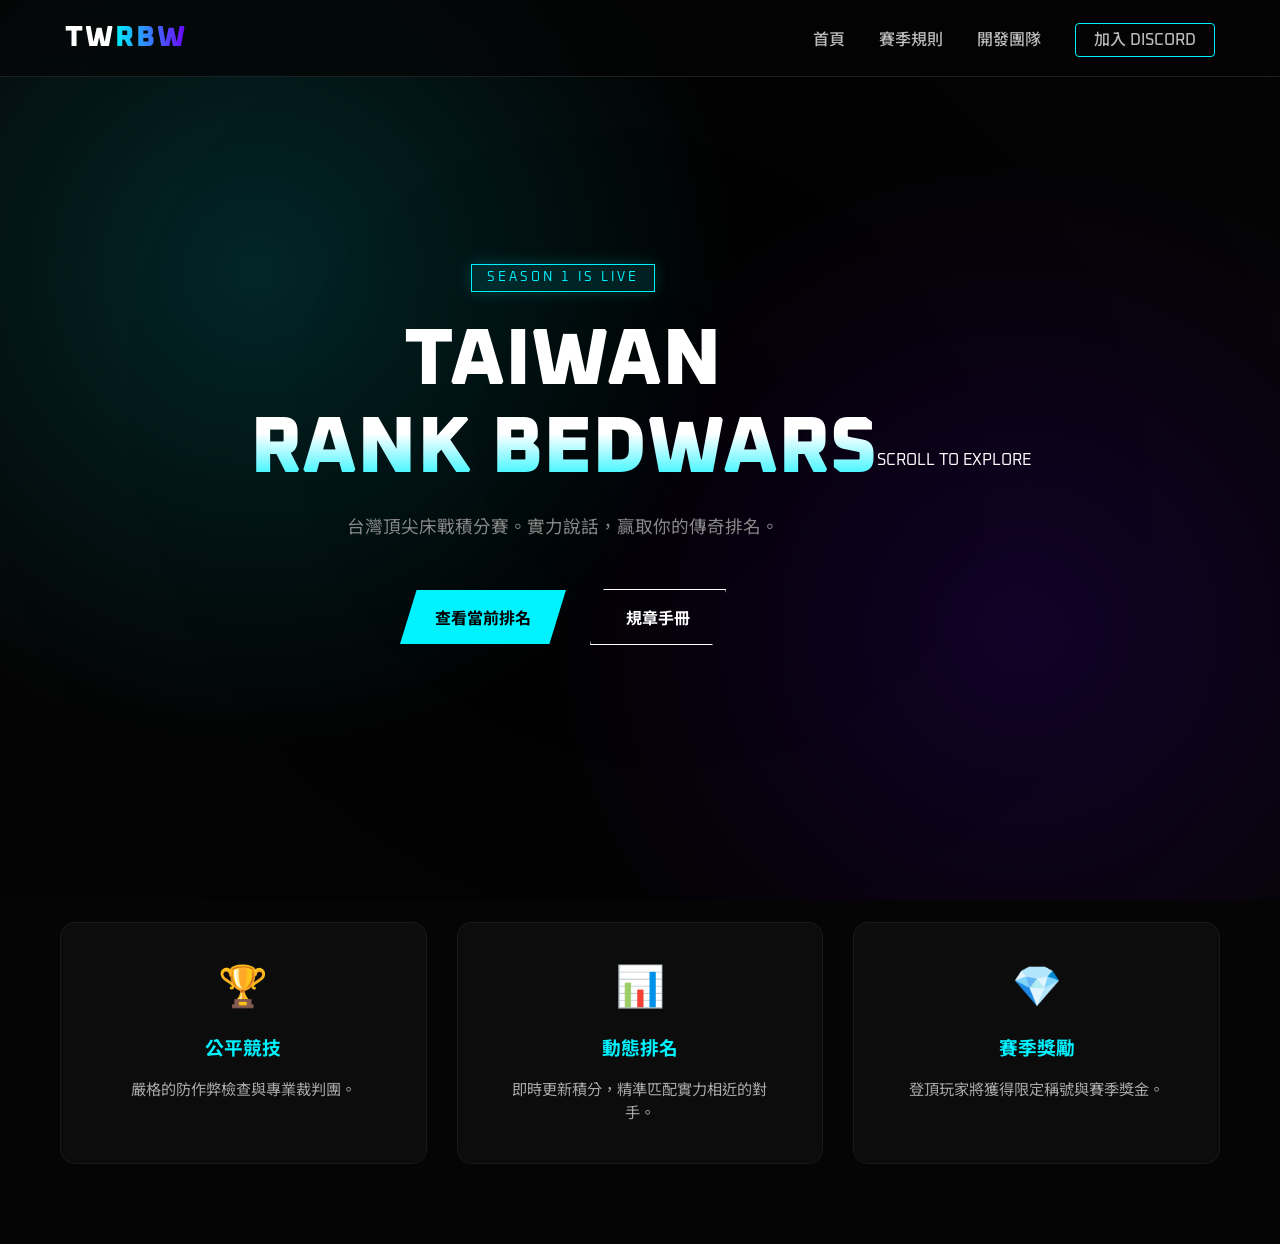
<file: index.html>
<!doctype html>
<html lang="zh-TW">
  <head>
    <meta charset="UTF-8" />
    <meta name="viewport" content="width=device-width, initial-scale=1.0" />
    <title>TWRBW | Taiwan Rank BedWars</title>
    <link rel="stylesheet" href="assets/css/style.css" />
    <link
      href="https://fonts.googleapis.com/css2?family=Oxanium:wght@400;700;800&family=Noto+Sans+TC:wght@500;900&display=swap"
      rel="stylesheet"
    />
  </head>
  <body>
    <nav class="nav">
      <div class="nav-container">
        <a href="#" class="brand">TW<span>RBW</span></a>

        <button class="nav-toggle" id="navToggle" aria-label="開啟選單">
          <span></span>
          <span></span>
          <span></span>
        </button>

        <div class="links" id="navLinks">
          <a href="index.html">首頁</a>
          <!--<a href="ranksym.html">排名系統</a>-->
          <a href="seasonrule.html">賽季規則</a>
          <a href="admin.html">開發團隊</a>
          <a href="https://discord.gg/twrbw" class="discord-link"
            >加入 DISCORD</a
          >
        </div>
      </div>
    </nav>

    <section class="hero">
      <div class="hero-content">
        <div class="badge">SEASON 1 IS LIVE</div>
        <h1>TAIWAN <br /><span class="accent">RANK BEDWARS</span></h1>
        <p>台灣頂尖床戰積分賽。實力說話，贏取你的傳奇排名。</p>
        <div class="btn-group">
          <a href="" class="btn btn-primary">查看當前排名</a>
          <a href="rule.html" class="btn btn-outline">規章手冊</a>
        </div>
      </div>
      <div class="scroll-indicator">SCROLL TO EXPLORE</div>
    </section>

    <section class="features">
      <div class="feature-grid">
        <div class="feature-item">
          <div class="icon">🏆</div>
          <h3>公平競技</h3>
          <p>嚴格的防作弊檢查與專業裁判團。</p>
        </div>
        <div class="feature-item">
          <div class="icon">📊</div>
          <h3>動態排名</h3>
          <p>即時更新積分，精準匹配實力相近的對手。</p>
        </div>
        <div class="feature-item">
          <div class="icon">💎</div>
          <h3>賽季獎勵</h3>
          <p>登頂玩家將獲得限定稱號與賽季獎金。</p>
        </div>
      </div>
    </section>
    <script src="assets/js/script.js"></script>
  </body>
</html>
</file>
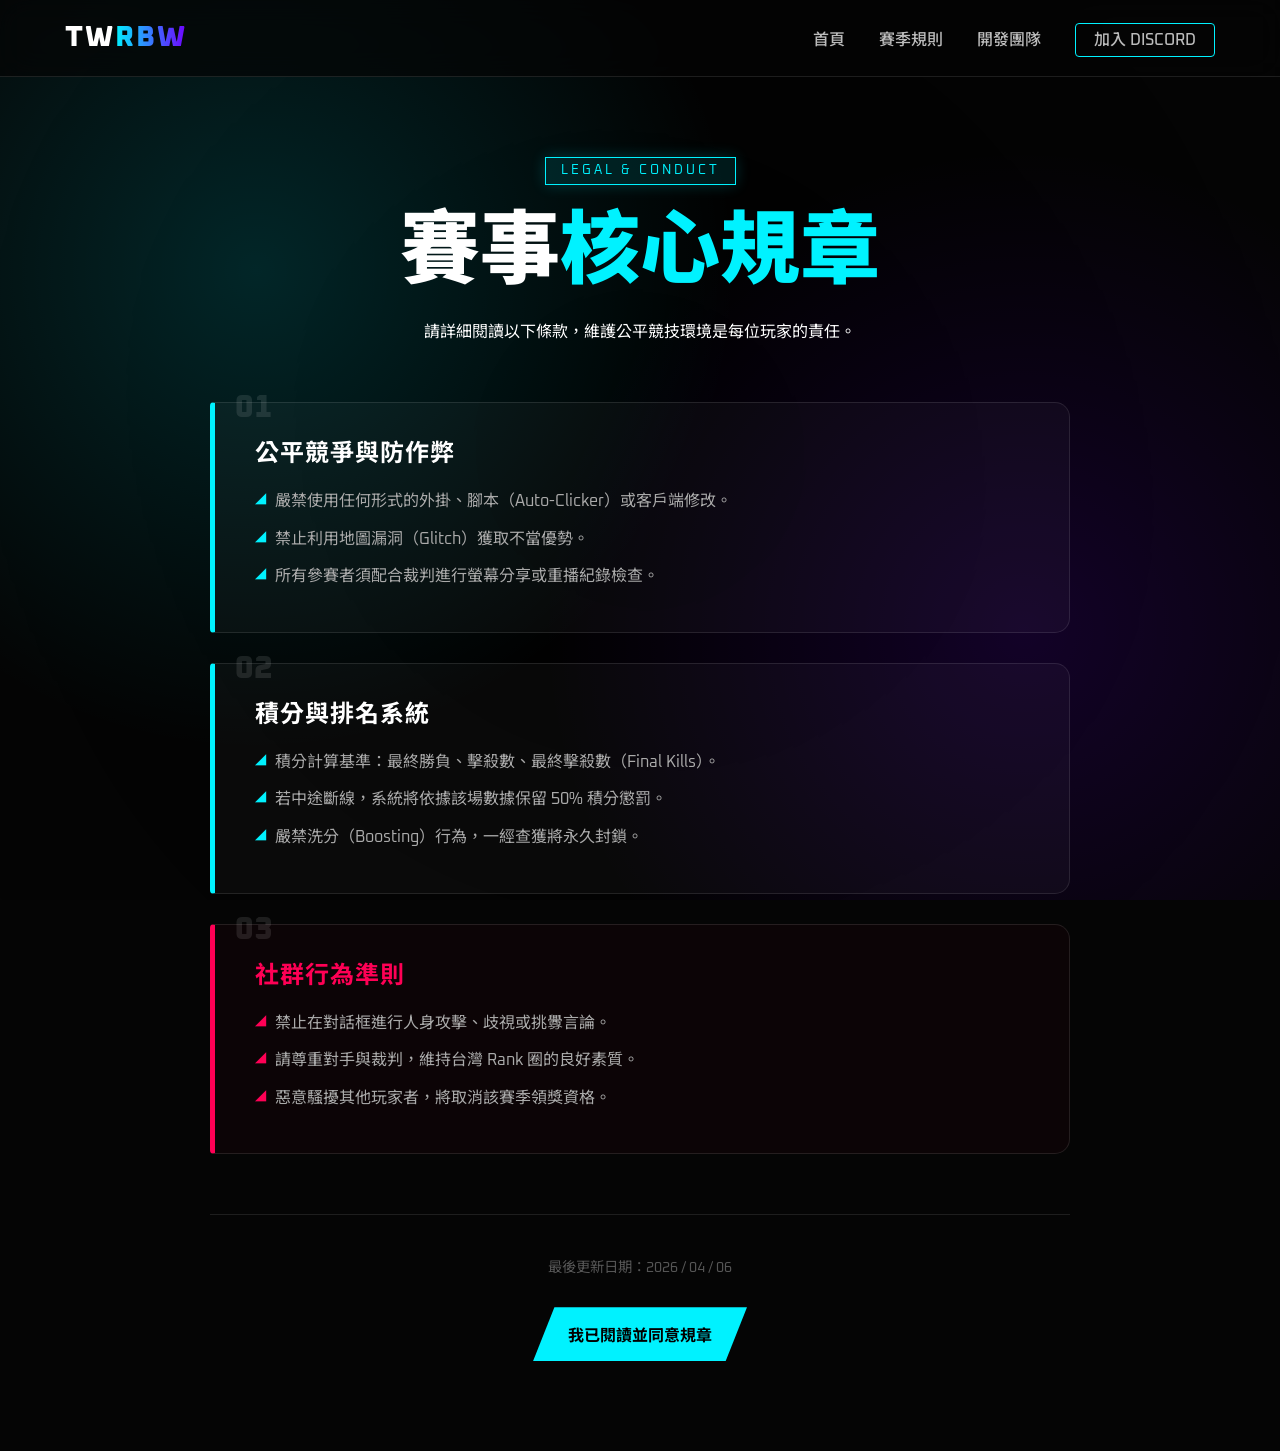
<file: rule.html>
<!doctype html>
<html lang="zh-TW">
  <head>
    <meta charset="UTF-8" />
    <meta name="viewport" content="width=device-width, initial-scale=1.0" />
    <title>TWRBW | 賽事規章</title>
    <link rel="stylesheet" href="assets/css/style.css" />
    <link
      href="https://fonts.googleapis.com/css2?family=Oxanium:wght@700;800&family=Noto+Sans+TC:wght@500;900&display=swap"
      rel="stylesheet"
    />
  </head>
  <body>
    <div class="gradient-bg"></div>

    <nav class="nav">
      <div class="nav-container">
        <a href="#" class="brand">TW<span>RBW</span></a>

        <button class="nav-toggle" id="navToggle" aria-label="開啟選單">
          <span></span>
          <span></span>
          <span></span>
        </button>

        <div class="links" id="navLinks">
          <a href="index.html">首頁</a>
          <!--<a href="ranksym.html">排名系統</a>-->
          <a href="seasonrule.html">賽季規則</a>
          <a href="admin.html">開發團隊</a>
          <a href="https://discord.gg/twrbw" class="discord-link"
            >加入 DISCORD</a
          >
        </div>
      </div>
    </nav>

    <main class="rule-container">
      <header class="rule-header">
        <div class="badge">LEGAL & CONDUCT</div>
        <h1>賽事<span>核心規章</span></h1>
        <p>請詳細閱讀以下條款，維護公平競技環境是每位玩家的責任。</p>
      </header>

      <section class="rule-sections">
        <div class="rule-card">
          <div class="rule-num">01</div>
          <h3>公平競爭與防作弊</h3>
          <ul>
            <li>嚴禁使用任何形式的外掛、腳本（Auto-Clicker）或客戶端修改。</li>
            <li>禁止利用地圖漏洞（Glitch）獲取不當優勢。</li>
            <li>所有參賽者須配合裁判進行螢幕分享或重播紀錄檢查。</li>
          </ul>
        </div>

        <div class="rule-card">
          <div class="rule-num">02</div>
          <h3>積分與排名系統</h3>
          <ul>
            <li>積分計算基準：最終勝負、擊殺數、最終擊殺數（Final Kills）。</li>
            <li>若中途斷線，系統將依據該場數據保留 50% 積分懲罰。</li>
            <li>嚴禁洗分（Boosting）行為，一經查獲將永久封鎖。</li>
          </ul>
        </div>

        <div class="rule-card warning">
          <div class="rule-num">03</div>
          <h3>社群行為準則</h3>
          <ul>
            <li>禁止在對話框進行人身攻擊、歧視或挑釁言論。</li>
            <li>請尊重對手與裁判，維持台灣 Rank 圈的良好素質。</li>
            <li>惡意騷擾其他玩家者，將取消該賽季領獎資格。</li>
          </ul>
        </div>
      </section>

      <footer class="rule-footer">
        <p>最後更新日期：2026 / 04 / 06</p>
        <a href="#" class="btn btn-primary">我已閱讀並同意規章</a>
      </footer>
    </main>
    <script src="assets/js/script.js"></script>
  </body>
</html>
</file>
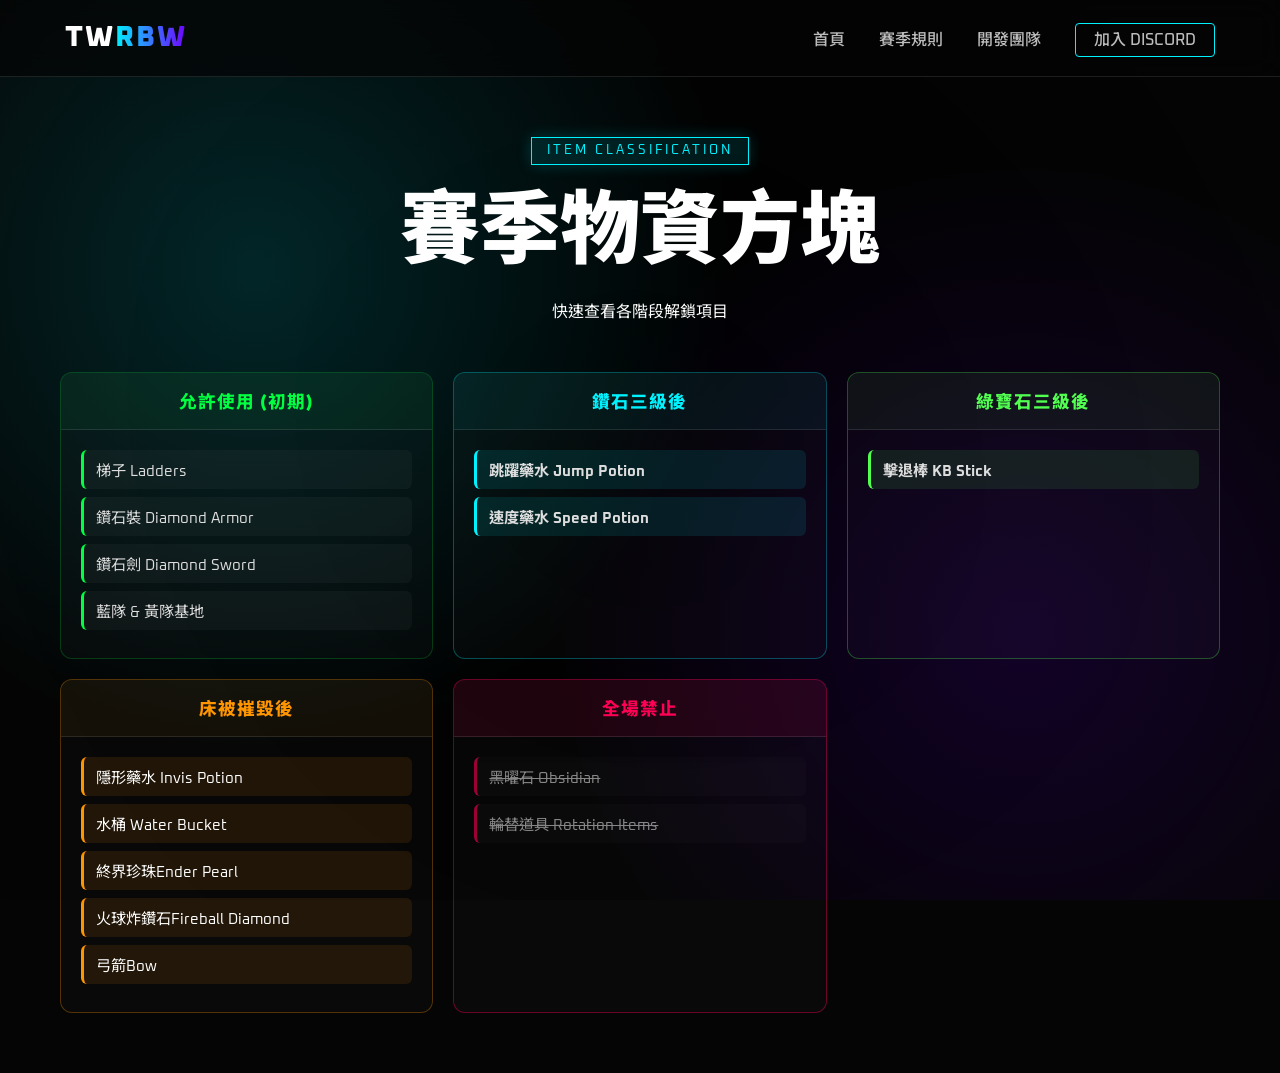
<file: seasonrule.html>
<!doctype html>
<html lang="zh-TW">
  <head>
    <meta charset="UTF-8" />
    <meta name="viewport" content="width=device-width, initial-scale=1.0" />
    <title>TWRBW | 賽季規則</title>
    <link rel="stylesheet" href="assets/css/style.css" />
    <link
      href="https://fonts.googleapis.com/css2?family=Oxanium:wght@700;800&family=Noto+Sans+TC:wght@500;900&display=swap"
      rel="stylesheet"
    />
  </head>
  <body>
    <div class="gradient-bg"></div>

    <nav class="nav">
      <div class="nav-container">
        <a href="#" class="brand">TW<span>RBW</span></a>

        <button class="nav-toggle" id="navToggle" aria-label="開啟選單">
          <span></span>
          <span></span>
          <span></span>
        </button>

        <div class="links" id="navLinks">
          <a href="index.html">首頁</a>
          <!--<a href="ranksym.html">排名系統</a>-->
          <a href="seasonrule.html">賽季規則</a>
          <a href="admin.html">開發團隊</a>
          <a href="https://discord.gg/twrbw" class="discord-link"
            >加入 DISCORD</a
          >
        </div>
      </div>
    </nav>

    <main class="season-container">
      <header class="season-header">
        <div class="badge">ITEM CLASSIFICATION</div>
        <h1>賽季<span>物資方塊</span></h1>
        <p>快速查看各階段解鎖項目</p>
      </header>

      <div class="block-grid">
        <section class="item-block start">
          <div class="block-head">允許使用 (初期)</div>
          <div class="block-body">
            <div class="item">梯子 Ladders</div>
            <div class="item">鑽石裝 Diamond Armor</div>
            <div class="item">鑽石劍 Diamond Sword</div>
            <div class="item">藍隊 & 黃隊基地</div>
          </div>
        </section>

        <section class="item-block diamond">
          <div class="block-head">鑽石三級後</div>
          <div class="block-body">
            <div class="item special">跳躍藥水 Jump Potion</div>
            <div class="item special">速度藥水 Speed Potion</div>
          </div>
        </section>

        <section class="item-block emerald">
          <div class="block-head">綠寶石三級後</div>
          <div class="block-body">
            <div class="item special">擊退棒 KB Stick</div>
          </div>
        </section>

        <section class="item-block bed-broken">
          <div class="block-head">床被摧毀後</div>
          <div class="block-body">
            <div class="item danger">隱形藥水 Invis Potion</div>
            <div class="item danger">水桶 Water Bucket</div>
            <div class="item danger">終界珍珠Ender Pearl</div>
            <div class="item danger">火球炸鑽石Fireball Diamond</div>
            <div class="item danger">弓箭Bow</div>
          </div>
        </section>

        <section class="item-block banned">
          <div class="block-head">全場禁止</div>
          <div class="block-body">
            <div class="item dead">黑曜石 Obsidian</div>
            <div class="item dead">輪替道具 Rotation Items</div>
          </div>
        </section>
      </div>
    </main>
    <script src="assets/js/script.js"></script>
  </body>
</html>
</file>
<file: assets/css/style.css>
:root {
  /* 定義主題色：螢光藍與紫的電競漸變 */
  --primary: #00f2ff;
  --accent: #7000ff;
  --bg-black: #050505;
  --text-white: #ffffff;
  --glass: rgba(255, 255, 255, 0.03);
}

* {
  margin: 0;
  padding: 0;
  box-sizing: border-box;
}

body {
  background-color: var(--bg-black);
  color: var(--text-white);
  font-family: "Oxanium", "Noto Sans TC", sans-serif;
  overflow-x: hidden;
  min-height: 100vh;
}

/* --- 動態漸變背景核心 --- */
body::before {
  content: "";
  position: fixed;
  top: 0;
  left: 0;
  width: 100%;
  height: 100%;
  /* 設置多個漸變點 */
  background:
    radial-gradient(
      circle at 20% 30%,
      rgba(0, 242, 255, 0.15) 0%,
      transparent 40%
    ),
    radial-gradient(
      circle at 80% 70%,
      rgba(112, 0, 255, 0.15) 0%,
      transparent 40%
    ),
    radial-gradient(circle at 50% 50%, rgba(0, 0, 0, 1) 0%, transparent 100%);
  z-index: -1;
  animation: gradientMove 15s ease infinite alternate;
}

@keyframes gradientMove {
  0% {
    transform: scale(1);
  }
  100% {
    transform: scale(1.1);
  }
}

/* --- 導覽列 --- */
.nav {
  padding: 20px 0;
  background: rgba(5, 5, 5, 0.7);
  backdrop-filter: blur(15px); /* 磨砂玻璃 */
  border-bottom: 1px solid rgba(255, 255, 255, 0.1);
  position: sticky;
  top: 0;
  z-index: 1000;
}

.nav-container {
  max-width: 1200px;
  margin: 0 auto;
  display: flex;
  justify-content: space-between;
  align-items: center;
  padding: 0 25px;
}

.brand {
  font-size: 1.8rem;
  font-weight: 800;
  text-decoration: none;
  color: #fff;
  letter-spacing: 2px;
}

.brand span {
  background: linear-gradient(90deg, var(--primary), var(--accent));
  -webkit-background-clip: text;
  -webkit-text-fill-color: transparent;
}

.links a {
  color: #bbb;
  text-decoration: none;
  margin-left: 30px;
  font-weight: 500;
  transition: 0.3s;
}

.links a:hover {
  color: var(--primary);
  text-shadow: 0 0 10px var(--primary);
}

.discord-link {
  border: 1px solid var(--primary);
  padding: 8px 18px;
  border-radius: 4px;
}

/* --- Hero 區塊 --- */
.hero {
  height: 85vh;
  display: flex;
  align-items: center;
  justify-content: center;
  text-align: center;
  padding: 0 20px;
}

.badge {
  color: var(--primary);
  background: rgba(0, 242, 255, 0.1);
  border: 1px solid var(--primary);
  display: inline-block;
  padding: 5px 15px;
  font-size: 0.8rem;
  letter-spacing: 3px;
  margin-bottom: 25px;
  box-shadow: 0 0 15px rgba(0, 242, 255, 0.2);
}

h1 {
  font-size: clamp(2.5rem, 8vw, 5rem);
  font-weight: 900;
  line-height: 1.1;
  margin-bottom: 20px;
}

.accent {
  background: linear-gradient(180deg, #fff 30%, var(--primary) 100%);
  -webkit-background-clip: text;
  -webkit-text-fill-color: transparent;
}

.hero p {
  color: #888;
  max-width: 600px;
  margin: 0 auto 40px;
  font-size: 1.1rem;
}

/* 按鈕樣式 */
.btn {
  display: inline-block;
  padding: 15px 35px;
  text-decoration: none;
  font-weight: 700;
  margin: 10px;
  transition: 0.4s;
  text-transform: uppercase;
}

.btn-primary {
  background: var(--primary);
  color: #000;
  clip-path: polygon(10% 0, 100% 0, 90% 100%, 0 100%);
}

.btn-primary:hover {
  box-shadow: 0 0 30px var(--primary);
  transform: translateY(-3px);
}

.btn-outline {
  border: 1px solid #fff;
  color: #fff;
  clip-path: polygon(10% 0, 100% 0, 90% 100%, 0 100%);
}

.btn-outline:hover {
  background: rgba(255, 255, 255, 0.1);
}

/* --- 特色卡片區塊 --- */
.features {
  padding: 80px 20px;
  max-width: 1200px;
  margin: 0 auto;
}

.feature-grid {
  display: grid;
  grid-template-columns: repeat(auto-fit, minmax(300px, 1fr));
  gap: 30px;
}

.feature-item {
  background: var(--glass);
  padding: 40px;
  border: 1px solid rgba(255, 255, 255, 0.05);
  border-radius: 15px;
  transition: 0.3s;
  text-align: center;
}

.feature-item:hover {
  background: rgba(255, 255, 255, 0.08);
  border-color: var(--primary);
  transform: translateY(-10px);
}

.icon {
  font-size: 2.5rem;
  margin-bottom: 20px;
}

.feature-item h3 {
  margin-bottom: 15px;
  color: var(--primary);
}

.feature-item p {
  color: #aaa;
  font-size: 0.95rem;
}
/* 容器樣式 */
.rank-container {
  max-width: 1100px;
  margin: 60px auto;
  padding: 0 20px;
}

.rank-header {
  text-align: center;
  margin-bottom: 50px;
}

.rank-header h1 span {
  color: var(--primary);
  margin-left: 10px;
}

/* 排行榜外層：玻璃效果 */
.leaderboard-wrapper {
  background: rgba(255, 255, 255, 0.03);
  border: 1px solid rgba(255, 255, 255, 0.1);
  border-radius: 15px;
  overflow: hidden;
  backdrop-filter: blur(10px);
}

.leaderboard {
  width: 100%;
  border-collapse: collapse;
  text-align: left;
}

.leaderboard th {
  background: rgba(255, 255, 255, 0.05);
  padding: 20px;
  font-size: 0.9rem;
  color: var(--primary);
  text-transform: uppercase;
  letter-spacing: 1px;
}

.leaderboard td {
  padding: 15px 20px;
  border-bottom: 1px solid rgba(255, 255, 255, 0.03);
  font-size: 1.1rem;
}

/* 玩家資訊與頭像 */
.player-info {
  display: flex;
  align-items: center;
  gap: 12px;
}

.player-head {
  width: 32px;
  height: 32px;
  border-radius: 4px;
  border: 1px solid rgba(255, 255, 255, 0.2);
}

.player-name {
  font-weight: 700;
}

/* 排名數字樣式 */
.rank-num {
  font-family: "Oxanium";
  font-weight: 800;
  font-size: 1.2rem;
  color: #888;
}

/* 前兩名的特殊光暈 */
.rank-1 .rank-num {
  color: #ffcc00;
  text-shadow: 0 0 10px #ffcc00;
}
.rank-2 .rank-num {
  color: #e0e0e0;
  text-shadow: 0 0 10px #ffffff;
}

.rank-top {
  background: rgba(0, 242, 255, 0.03);
}

/* 段位標籤 (Tiers) */
.tier {
  padding: 4px 10px;
  border-radius: 4px;
  font-size: 0.8rem;
  font-weight: 800;
  text-transform: uppercase;
}

.tier-grandmaster {
  background: linear-gradient(45deg, #ff0055, #7000ff);
  color: white;
}
.tier-diamond {
  background: #00f2ff;
  color: #000;
}
.tier-platinum {
  background: #e5e5e5;
  color: #000;
}

.rp-value {
  color: var(--primary);
  font-weight: 700;
  font-family: "Oxanium";
}

/* 滑過效果 */
.leaderboard tbody tr:hover {
  background: rgba(255, 255, 255, 0.07);
  transition: 0.2s;
}
/* 容器布局 */
.rule-container {
  max-width: 900px;
  margin: 80px auto;
  padding: 0 20px;
}

.rule-header {
  text-align: center;
  margin-bottom: 60px;
}

.rule-header h1 span {
  color: var(--primary); /* 繼承 style.css 的螢光藍 */
}

/* 規則卡片設計 */
.rule-sections {
  display: flex;
  flex-direction: column;
  gap: 30px;
}

.rule-card {
  background: rgba(255, 255, 255, 0.03);
  border: 1px solid rgba(255, 255, 255, 0.1);
  border-left: 5px solid var(--primary);
  padding: 30px 40px;
  border-radius: 4px 15px 15px 4px;
  position: relative;
  transition: 0.3s ease;
}

.rule-card:hover {
  background: rgba(255, 255, 255, 0.05);
  transform: translateX(10px);
}

.rule-num {
  position: absolute;
  top: -15px;
  left: 20px;
  font-family: "Oxanium";
  font-size: 2rem;
  font-weight: 800;
  color: rgba(255, 255, 255, 0.1);
  z-index: -1;
}

.rule-card h3 {
  font-size: 1.5rem;
  margin-bottom: 20px;
  color: #fff;
  letter-spacing: 1px;
}

.rule-card ul {
  list-style: none;
}

.rule-card ul li {
  color: #aaa;
  margin-bottom: 12px;
  padding-left: 20px;
  position: relative;
  line-height: 1.6;
}

/* 自定義清單符號 */
.rule-card ul li::before {
  content: "◢";
  position: absolute;
  left: 0;
  color: var(--primary);
  font-size: 0.7rem;
  top: 2px;
}

/* 警告類型的卡片 (紅色調) */
.rule-card.warning {
  border-left-color: #ff0055;
  background: rgba(255, 0, 85, 0.03);
}

.rule-card.warning h3 {
  color: #ff0055;
}

.rule-card.warning ul li::before {
  color: #ff0055;
}

/* 頁尾按鈕區 */
.rule-footer {
  margin-top: 60px;
  text-align: center;
  border-top: 1px solid rgba(255, 255, 255, 0.1);
  padding-top: 40px;
}

.rule-footer p {
  color: #555;
  font-size: 0.9rem;
  margin-bottom: 20px;
}
/* 容器 */
.season-container {
  max-width: 1200px;
  margin: 60px auto;
  padding: 0 20px;
}

.season-header {
  text-align: center;
  margin-bottom: 50px;
}

/* 網格布局 */
.block-grid {
  display: grid;
  grid-template-columns: repeat(auto-fit, minmax(280px, 1fr));
  gap: 20px;
}

/* 方塊基礎樣式 */
.item-block {
  background: rgba(255, 255, 255, 0.02);
  border: 1px solid rgba(255, 255, 255, 0.1);
  border-radius: 12px;
  overflow: hidden;
  transition: 0.3s ease;
  display: flex;
  flex-direction: column;
}

/* 方塊頭部 */
.block-head {
  padding: 15px;
  font-weight: 800;
  text-align: center;
  font-size: 1.1rem;
  letter-spacing: 1px;
  background: rgba(255, 255, 255, 0.05);
  border-bottom: 1px solid rgba(255, 255, 255, 0.1);
}

/* 方塊內容 */
.block-body {
  padding: 20px;
  flex-grow: 1;
}

.item {
  padding: 8px 12px;
  margin-bottom: 8px;
  background: rgba(255, 255, 255, 0.03);
  border-radius: 6px;
  font-size: 0.95rem;
  color: #ddd;
  border-left: 3px solid #555;
}

.item small {
  display: block;
  font-size: 0.75rem;
  color: #777;
}

/* --- 各分類配色方案 --- */

/* 1. 初始允許 (綠色系) */
.start {
  border-color: rgba(0, 255, 65, 0.2);
}
.start .block-head {
  color: #00ff41;
  background: rgba(0, 255, 65, 0.05);
}
.start .item {
  border-left-color: #00ff41;
}

/* 2. 鑽石 (藍色系) */
.diamond {
  border-color: rgba(0, 242, 255, 0.3);
}
.diamond .block-head {
  color: #00f2ff;
  background: rgba(0, 242, 255, 0.05);
}
.diamond .item.special {
  border-left-color: #00f2ff;
  background: rgba(0, 242, 255, 0.1);
  font-weight: bold;
}

/* 3. 綠寶石 (亮綠系) */
.emerald {
  border-color: rgba(80, 255, 80, 0.3);
}
.emerald .block-head {
  color: #50ff50;
  background: rgba(80, 255, 80, 0.05);
}
.emerald .item.special {
  border-left-color: #50ff50;
  background: rgba(80, 255, 80, 0.1);
  font-weight: bold;
}

/* 4. 床爆 (橙紅系) */
.bed-broken {
  border-color: rgba(255, 150, 0, 0.3);
}
.bed-broken .block-head {
  color: #ff9600;
  background: rgba(255, 150, 0, 0.05);
}
.bed-broken .item.danger {
  border-left-color: #ff9600;
  background: rgba(255, 150, 0, 0.1);
  color: #fff;
}

/* 5. 禁止 (純紅系) */
.banned {
  border-color: rgba(255, 0, 85, 0.4);
}
.banned .block-head {
  color: #ff0055;
  background: rgba(255, 0, 85, 0.1);
}
.banned .item.dead {
  border-left-color: #ff0055;
  text-decoration: line-through;
  opacity: 0.6;
}

/* 滑過特效 */
.item-block:hover {
  transform: translateY(-5px);
  box-shadow: 0 10px 25px rgba(0, 0, 0, 0.4);
  background: rgba(255, 255, 255, 0.05);
}
.team-container {
  max-width: 1200px;
  margin: 80px auto;
  padding: 0 20px;
}

.team-header {
  text-align: center;
  margin-bottom: 80px;
}

.team-header h1 span {
  color: var(--primary);
}

/* 團隊網格 */
.team-grid {
  display: grid;
  grid-template-columns: repeat(auto-fit, minmax(350px, 1fr));
  gap: 40px;
}

/* 成員卡片 */
.member-card {
  perspective: 1000px;
}

.card-inner {
  background: rgba(255, 255, 255, 0.02);
  border: 1px solid rgba(255, 255, 255, 0.05);
  border-radius: 20px;
  display: flex;
  padding: 30px;
  gap: 25px;
  position: relative;
  overflow: hidden;
  transition: 0.5s cubic-bezier(0.175, 0.885, 0.32, 1.275);
}

/* 背景發光裝飾 */
.card-inner::after {
  content: "";
  position: absolute;
  top: 0;
  left: 0;
  width: 100%;
  height: 100%;
  background: linear-gradient(
    135deg,
    transparent,
    rgba(0, 242, 255, 0.05),
    transparent
  );
  transform: translateX(-100%);
  transition: 0.5s;
}

.member-card:hover .card-inner {
  transform: translateY(-10px) rotateX(5deg);
  background: rgba(255, 255, 255, 0.05);
  border-color: var(--primary);
  box-shadow: 0 20px 40px rgba(0, 0, 0, 0.6);
}

.member-card:hover .card-inner::after {
  transform: translateX(100%);
}

/* 角色圖像 (Minecraft Body) */
.member-image {
  flex-shrink: 0;
  width: 100px;
  height: 150px;
  display: flex;
  align-items: center;
  justify-content: center;
  filter: drop-shadow(0 0 10px rgba(255, 255, 255, 0.2));
}

.member-image img {
  width: 100%;
  height: auto;
  object-fit: contain;
}

/* 文字資訊 */
.member-info {
  display: flex;
  flex-direction: column;
}

.role-tag {
  font-size: 0.7rem;
  font-weight: 800;
  text-transform: uppercase;
  padding: 3px 10px;
  border-radius: 4px;
  margin-bottom: 10px;
  display: inline-block;
  width: fit-content;
}

.role-tag.leader {
  background: #ff0055;
  color: #fff;
}
.role-tag.tech {
  background: var(--primary);
  color: #000;
}
.role-tag.design {
  background: #ffcc00;
  color: #000;
}

.member-info h3 {
  font-size: 1.5rem;
  margin-bottom: 10px;
  color: #fff;
}

.bio {
  font-size: 0.9rem;
  color: #aaa;
  line-height: 1.6;
  margin-bottom: 20px;
}

.social-links {
  margin-top: auto;
  display: flex;
  gap: 15px;
}

.social-links a {
  font-size: 0.75rem;
  color: var(--primary);
  text-decoration: none;
  font-weight: 700;
  letter-spacing: 1px;
  border-bottom: 1px solid transparent;
  transition: 0.3s;
}

.social-links a:hover {
  border-bottom-color: var(--primary);
}
/* =====================
   漢堡選單
===================== */
.nav-toggle {
  display: none;
  flex-direction: column;
  gap: 5px;
  background: none;
  border: none;
  cursor: pointer;
  padding: 5px;
  z-index: 1001;
}

.nav-toggle span {
  display: block;
  width: 24px;
  height: 2px;
  background: #fff;
  border-radius: 2px;
  transition:
    transform 0.3s ease,
    opacity 0.3s ease;
}

.nav-toggle.active span:nth-child(1) {
  transform: translateY(7px) rotate(45deg);
}

.nav-toggle.active span:nth-child(2) {
  opacity: 0;
}

.nav-toggle.active span:nth-child(3) {
  transform: translateY(-7px) rotate(-45deg);
}

/* =====================
   手機版響應式
===================== */
@media (max-width: 768px) {
  .nav-toggle {
    display: flex;
  }

  .links {
    display: flex;
    flex-direction: column;
    align-items: flex-start;
    position: absolute;
    top: 100%;
    left: 0;
    width: 100%;
    background: rgba(5, 5, 5, 0.97);
    backdrop-filter: blur(15px);
    border-bottom: 1px solid rgba(255, 255, 255, 0.1);
    padding: 0;
    max-height: 0;
    overflow: hidden;
    transition:
      max-height 0.4s ease,
      padding 0.4s ease;
  }

  .links.open {
    max-height: 400px;
    padding: 10px 0 20px;
  }

  .links a {
    margin: 0;
    padding: 14px 25px;
    width: 100%;
    border-bottom: 1px solid rgba(255, 255, 255, 0.05);
    font-size: 1rem;
  }

  .links a:last-child {
    border-bottom: none;
  }

  .discord-link {
    border: none !important;
    border-radius: 0;
    color: var(--primary) !important;
  }

  .hero {
    height: auto;
    padding: 80px 20px 60px;
  }

  .btn {
    display: block;
    margin: 8px auto;
    max-width: 300px;
    text-align: center;
  }

  .feature-grid {
    grid-template-columns: 1fr;
  }

  .leaderboard-wrapper {
    overflow-x: auto;
  }

  .leaderboard th,
  .leaderboard td {
    padding: 12px 10px;
    font-size: 0.85rem;
    white-space: nowrap;
  }

  .block-grid {
    grid-template-columns: 1fr;
  }

  .rule-card {
    padding: 20px;
  }

  .rule-card:hover {
    transform: none;
  }

  .team-grid {
    grid-template-columns: 1fr;
  }

  .card-inner {
    flex-direction: column;
    align-items: center;
    text-align: center;
  }

  .member-card:hover .card-inner {
    transform: translateY(-5px);
  }

  .social-links {
    justify-content: center;
  }
}

@media (max-width: 480px) {
  .brand {
    font-size: 1.4rem;
  }

  h1 {
    font-size: 2.2rem;
  }

  .rank-container,
  .rule-container,
  .season-container,
  .team-container {
    margin: 30px auto;
  }

  .leaderboard th,
  .leaderboard td {
    padding: 10px 8px;
    font-size: 0.8rem;
  }

  .member-image {
    width: 70px;
    height: 105px;
  }
}
</file>
